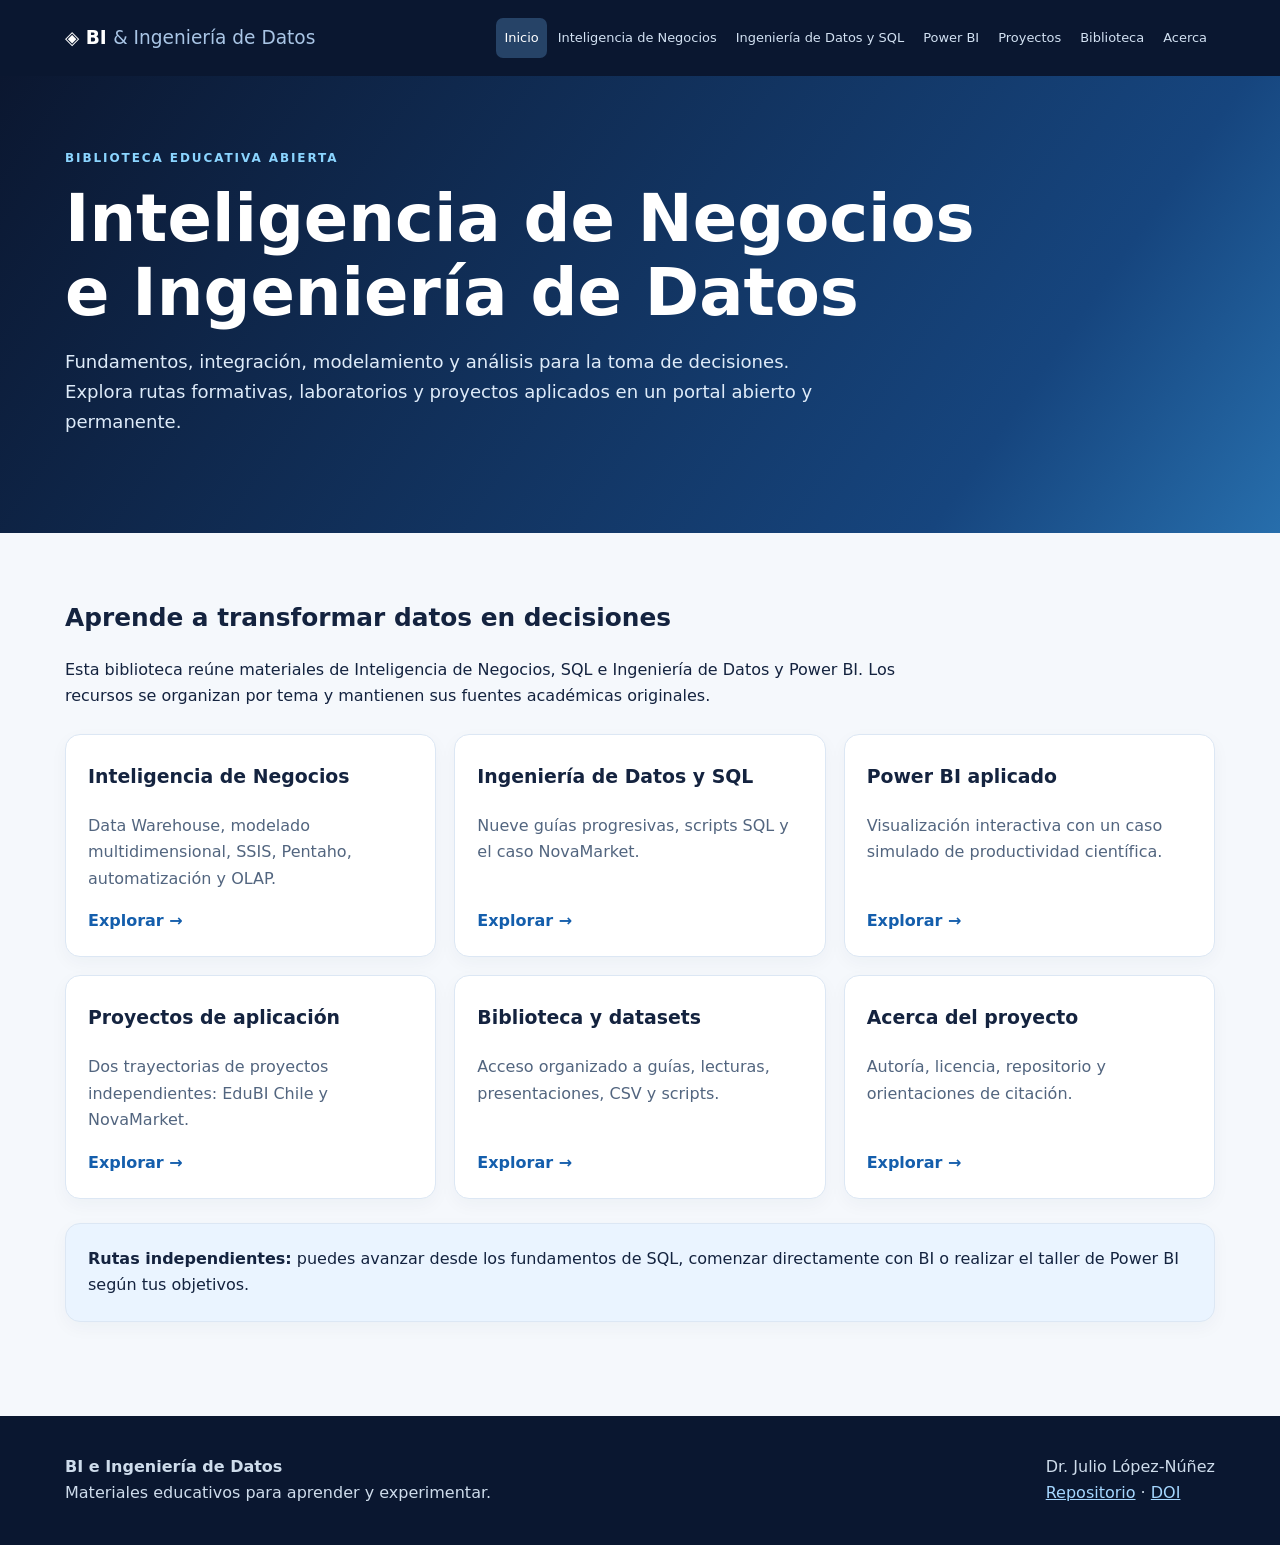
<file: docs/index.html>
<!doctype html>
<html lang="es"><head><meta charset="utf-8"><meta name="viewport" content="width=device-width,initial-scale=1"><meta name="description" content="Portal educativo abierto de Inteligencia de Negocios, Ingeniería de Datos, SQL, ETL, OLAP y Power BI."><title>Inteligencia de Negocios e Ingeniería de Datos | BI e Ingeniería de Datos</title><link rel="stylesheet" href="assets/css/styles.css"></head>
<body><a class="skip" href="#contenido">Saltar al contenido</a><header class="top"><div class="wrap navrow"><a class="brand" href="index.html">◈ BI <span>& Ingeniería de Datos</span></a><button id="menu" aria-controls="nav" aria-expanded="false">Menú ☰</button><nav id="nav" aria-label="Navegación principal"><a aria-current="page" href="index.html">Inicio</a><a  href="inteligencia-negocios.html">Inteligencia de Negocios</a><a  href="ingenieria-datos-sql.html">Ingeniería de Datos y SQL</a><a  href="power-bi.html">Power BI</a><a  href="proyectos.html">Proyectos</a><a  href="biblioteca.html">Biblioteca</a><a  href="acerca.html">Acerca</a></nav></div></header><main id="contenido"><section class="hero"><div class="wrap"><span class="eyebrow">BIBLIOTECA EDUCATIVA ABIERTA</span><h1>Inteligencia de Negocios e Ingeniería de Datos</h1><p>Fundamentos, integración, modelamiento y análisis para la toma de decisiones. Explora rutas formativas, laboratorios y proyectos aplicados en un portal abierto y permanente.</p></div></section><div class="wrap content"><section class="intro"><h2>Aprende a transformar datos en decisiones</h2><p>Esta biblioteca reúne materiales de Inteligencia de Negocios, SQL e Ingeniería de Datos y Power BI. Los recursos se organizan por tema y mantienen sus fuentes académicas originales.</p></section><div class="cards"><article class="card"><h3>Inteligencia de Negocios</h3><p>Data Warehouse, modelado multidimensional, SSIS, Pentaho, automatización y OLAP.</p><a href="inteligencia-negocios.html">Explorar →</a></article><article class="card"><h3>Ingeniería de Datos y SQL</h3><p>Nueve guías progresivas, scripts SQL y el caso NovaMarket.</p><a href="ingenieria-datos-sql.html">Explorar →</a></article><article class="card"><h3>Power BI aplicado</h3><p>Visualización interactiva con un caso simulado de productividad científica.</p><a href="power-bi.html">Explorar →</a></article><article class="card"><h3>Proyectos de aplicación</h3><p>Dos trayectorias de proyectos independientes: EduBI Chile y NovaMarket.</p><a href="proyectos.html">Explorar →</a></article><article class="card"><h3>Biblioteca y datasets</h3><p>Acceso organizado a guías, lecturas, presentaciones, CSV y scripts.</p><a href="biblioteca.html">Explorar →</a></article><article class="card"><h3>Acerca del proyecto</h3><p>Autoría, licencia, repositorio y orientaciones de citación.</p><a href="acerca.html">Explorar →</a></article></div><div class="note"><strong>Rutas independientes:</strong> puedes avanzar desde los fundamentos de SQL, comenzar directamente con BI o realizar el taller de Power BI según tus objetivos.</div></div></main><footer><div class="wrap foot"><p><b>BI e Ingeniería de Datos</b><br>Materiales educativos para aprender y experimentar.</p><p>Dr. Julio López-Núñez<br><a href="https://github.com/juliopez/Taller-Inteligencia-de-Negocios-BI">Repositorio</a> · <a href="https://doi.org/10.5281/zenodo.18967207">DOI</a></p></div></footer><script defer src="assets/js/main.js"></script></body></html>
</file>
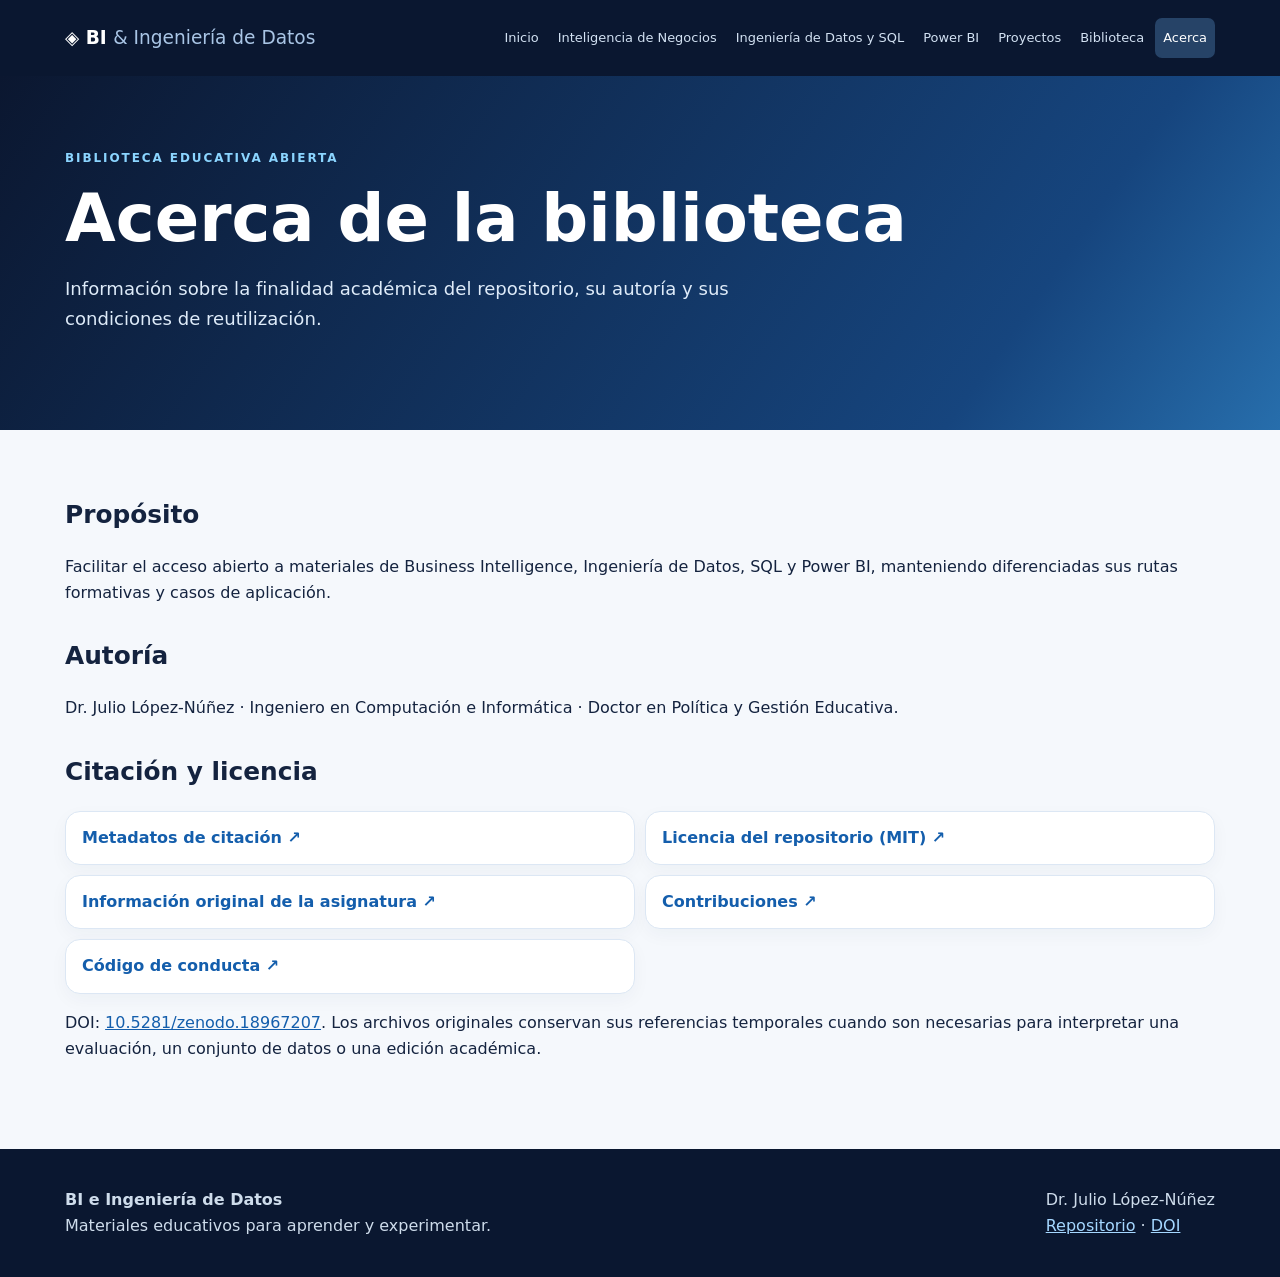
<file: docs/acerca.html>
<!doctype html>
<html lang="es"><head><meta charset="utf-8"><meta name="viewport" content="width=device-width,initial-scale=1"><meta name="description" content="Portal educativo abierto de Inteligencia de Negocios, Ingeniería de Datos, SQL, ETL, OLAP y Power BI."><title>Acerca de la biblioteca | BI e Ingeniería de Datos</title><link rel="stylesheet" href="assets/css/styles.css"></head>
<body><a class="skip" href="#contenido">Saltar al contenido</a><header class="top"><div class="wrap navrow"><a class="brand" href="index.html">◈ BI <span>& Ingeniería de Datos</span></a><button id="menu" aria-controls="nav" aria-expanded="false">Menú ☰</button><nav id="nav" aria-label="Navegación principal"><a  href="index.html">Inicio</a><a  href="inteligencia-negocios.html">Inteligencia de Negocios</a><a  href="ingenieria-datos-sql.html">Ingeniería de Datos y SQL</a><a  href="power-bi.html">Power BI</a><a  href="proyectos.html">Proyectos</a><a  href="biblioteca.html">Biblioteca</a><a aria-current="page" href="acerca.html">Acerca</a></nav></div></header><main id="contenido"><section class="hero"><div class="wrap"><span class="eyebrow">BIBLIOTECA EDUCATIVA ABIERTA</span><h1>Acerca de la biblioteca</h1><p>Información sobre la finalidad académica del repositorio, su autoría y sus condiciones de reutilización.</p></div></section><div class="wrap content"><h2>Propósito</h2><p>Facilitar el acceso abierto a materiales de Business Intelligence, Ingeniería de Datos, SQL y Power BI, manteniendo diferenciadas sus rutas formativas y casos de aplicación.</p><h2>Autoría</h2><p>Dr. Julio López-Núñez · Ingeniero en Computación e Informática · Doctor en Política y Gestión Educativa.</p><h2>Citación y licencia</h2><div class="resources"><div class="res"><a href="https://github.com/juliopez/Taller-Inteligencia-de-Negocios-BI/blob/main/CITATION.cff" target="_blank" rel="noopener noreferrer">Metadatos de citación ↗</a></div><div class="res"><a href="https://github.com/juliopez/Taller-Inteligencia-de-Negocios-BI/blob/main/LICENSE" target="_blank" rel="noopener noreferrer">Licencia del repositorio (MIT) ↗</a></div><div class="res"><a href="https://github.com/juliopez/Taller-Inteligencia-de-Negocios-BI/blob/main/COURSE_INFO.md" target="_blank" rel="noopener noreferrer">Información original de la asignatura ↗</a></div><div class="res"><a href="https://github.com/juliopez/Taller-Inteligencia-de-Negocios-BI/blob/main/CONTRIBUTING.md" target="_blank" rel="noopener noreferrer">Contribuciones ↗</a></div><div class="res"><a href="https://github.com/juliopez/Taller-Inteligencia-de-Negocios-BI/blob/main/CODE_OF_CONDUCT.md" target="_blank" rel="noopener noreferrer">Código de conducta ↗</a></div></div><p>DOI: <a href="https://doi.org/10.5281/zenodo.18967207">10.5281/zenodo.18967207</a>. Los archivos originales conservan sus referencias temporales cuando son necesarias para interpretar una evaluación, un conjunto de datos o una edición académica.</p></div></main><footer><div class="wrap foot"><p><b>BI e Ingeniería de Datos</b><br>Materiales educativos para aprender y experimentar.</p><p>Dr. Julio López-Núñez<br><a href="https://github.com/juliopez/Taller-Inteligencia-de-Negocios-BI">Repositorio</a> · <a href="https://doi.org/10.5281/zenodo.18967207">DOI</a></p></div></footer><script defer src="assets/js/main.js"></script></body></html>
</file>
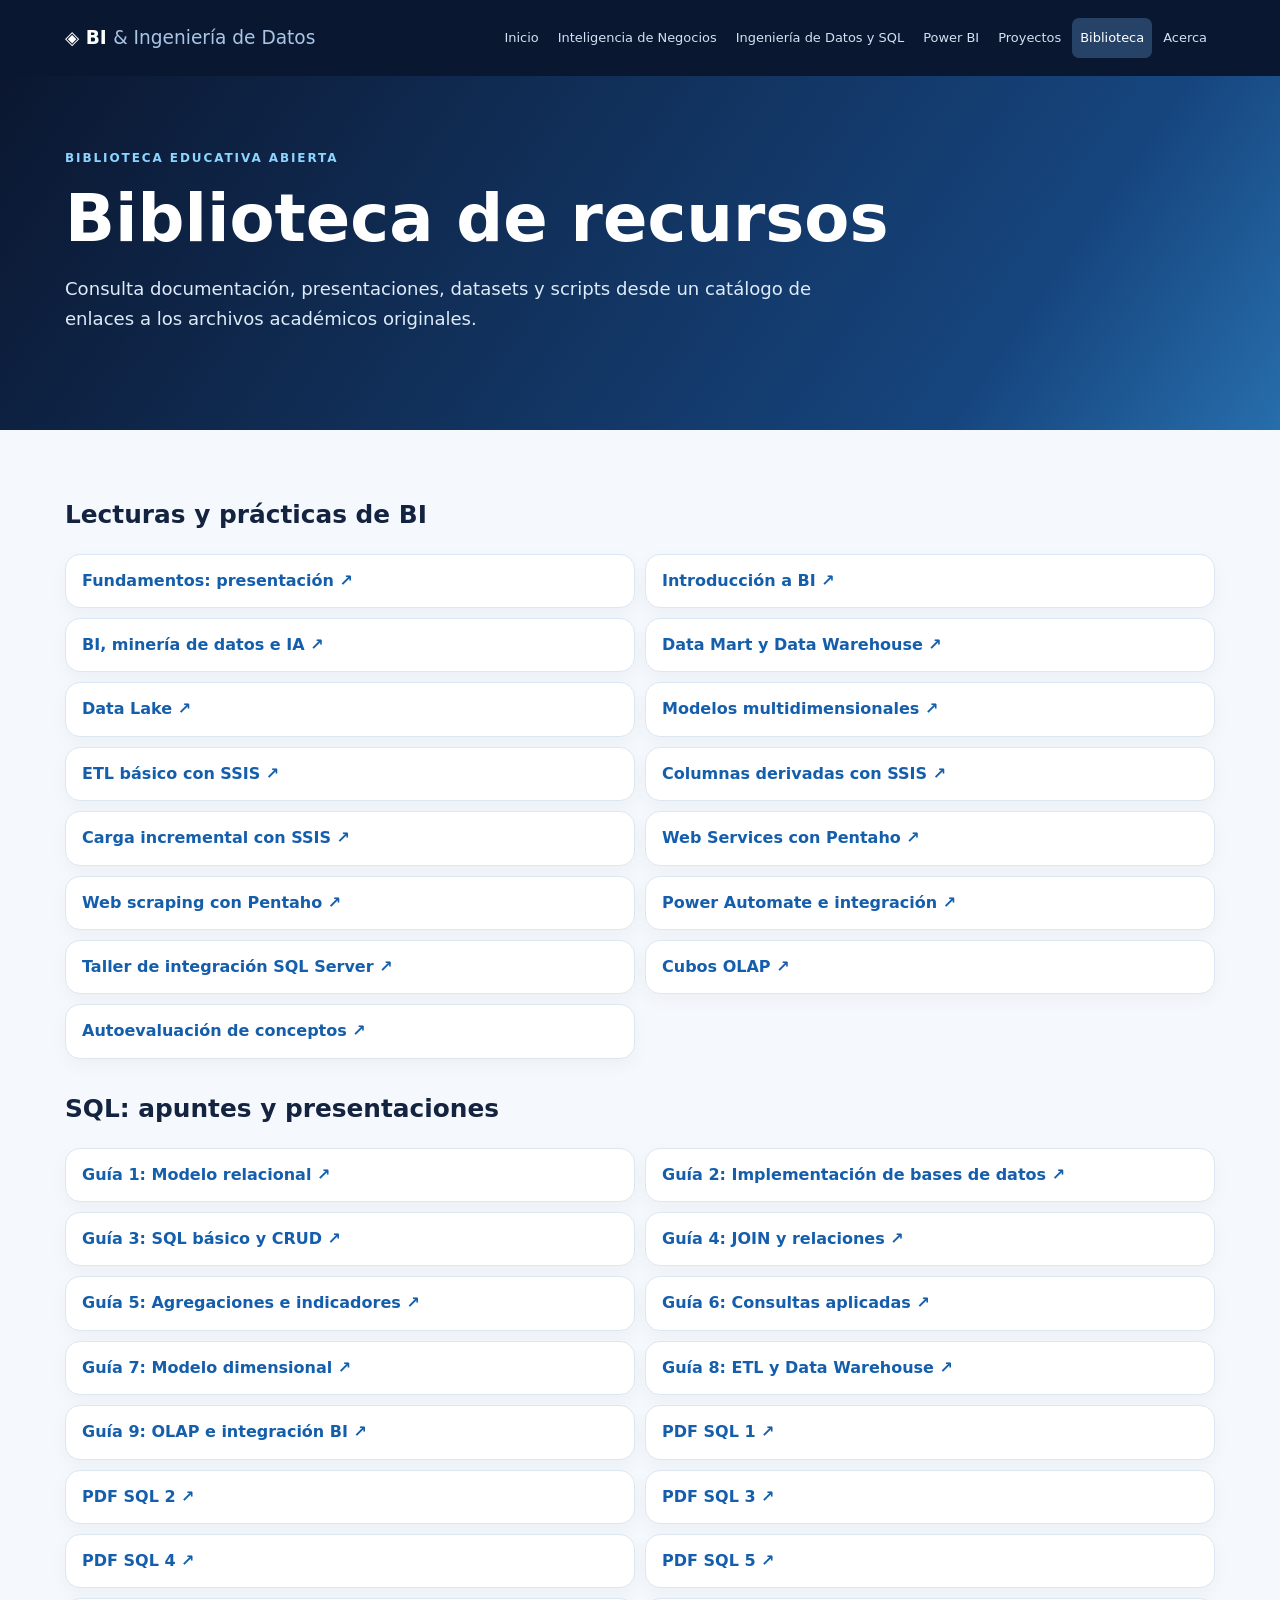
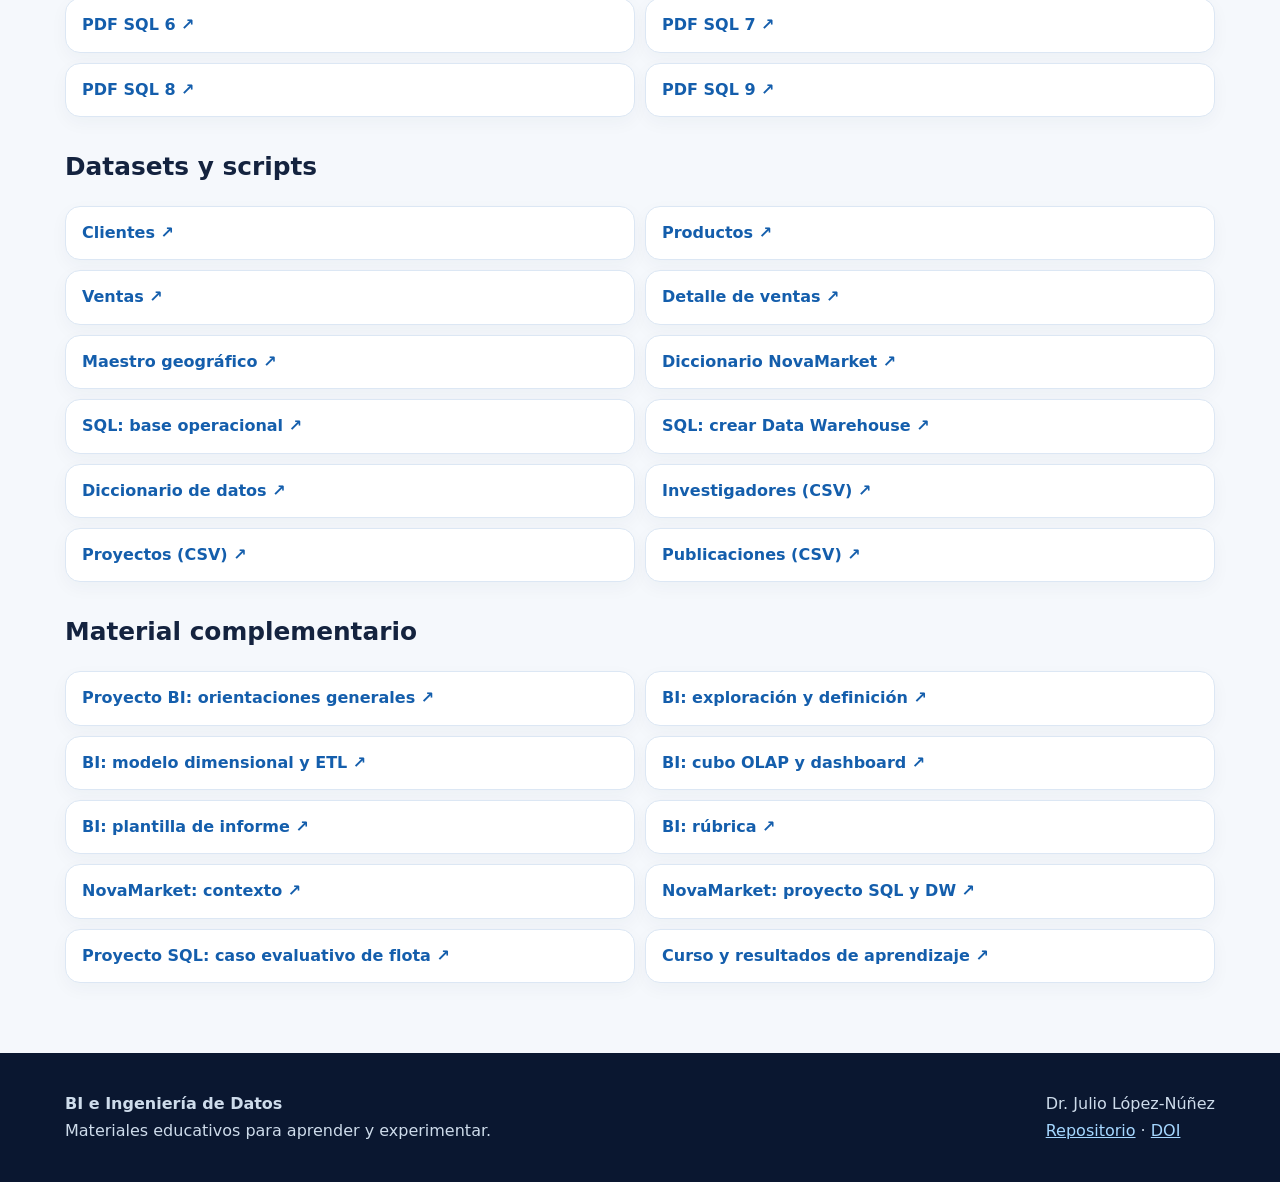
<file: docs/biblioteca.html>
<!doctype html>
<html lang="es"><head><meta charset="utf-8"><meta name="viewport" content="width=device-width,initial-scale=1"><meta name="description" content="Portal educativo abierto de Inteligencia de Negocios, Ingeniería de Datos, SQL, ETL, OLAP y Power BI."><title>Biblioteca de recursos | BI e Ingeniería de Datos</title><link rel="stylesheet" href="assets/css/styles.css"></head>
<body><a class="skip" href="#contenido">Saltar al contenido</a><header class="top"><div class="wrap navrow"><a class="brand" href="index.html">◈ BI <span>& Ingeniería de Datos</span></a><button id="menu" aria-controls="nav" aria-expanded="false">Menú ☰</button><nav id="nav" aria-label="Navegación principal"><a  href="index.html">Inicio</a><a  href="inteligencia-negocios.html">Inteligencia de Negocios</a><a  href="ingenieria-datos-sql.html">Ingeniería de Datos y SQL</a><a  href="power-bi.html">Power BI</a><a  href="proyectos.html">Proyectos</a><a aria-current="page" href="biblioteca.html">Biblioteca</a><a  href="acerca.html">Acerca</a></nav></div></header><main id="contenido"><section class="hero"><div class="wrap"><span class="eyebrow">BIBLIOTECA EDUCATIVA ABIERTA</span><h1>Biblioteca de recursos</h1><p>Consulta documentación, presentaciones, datasets y scripts desde un catálogo de enlaces a los archivos académicos originales.</p></div></section><div class="wrap content"><h2>Lecturas y prácticas de BI</h2><div class="resources"><div class="res"><a href="https://github.com/juliopez/Taller-Inteligencia-de-Negocios-BI/blob/main/sesiones/semana01/Semana1_PPT.pdf" target="_blank" rel="noopener noreferrer">Fundamentos: presentación ↗</a></div><div class="res"><a href="https://github.com/juliopez/Taller-Inteligencia-de-Negocios-BI/blob/main/sesiones/semana01/Texto1-Semana1_Comprendiendo_la_Inteligencia_de_Negocios.pdf" target="_blank" rel="noopener noreferrer">Introducción a BI ↗</a></div><div class="res"><a href="https://github.com/juliopez/Taller-Inteligencia-de-Negocios-BI/blob/main/sesiones/semana01/Texto2-Semana1_Diferencias-ML-Mineria-Datos-IA-Inteligencia-Negocios.pdf" target="_blank" rel="noopener noreferrer">BI, minería de datos e IA ↗</a></div><div class="res"><a href="https://github.com/juliopez/Taller-Inteligencia-de-Negocios-BI/blob/main/sesiones/semana02/Texto%202%20-%20Semana%202%20-%20Explorando%20el%20DataMart%20y%20el%20DataWarehouse.pdf" target="_blank" rel="noopener noreferrer">Data Mart y Data Warehouse ↗</a></div><div class="res"><a href="https://github.com/juliopez/Taller-Inteligencia-de-Negocios-BI/blob/main/sesiones/semana02/Texto%203%20-%20Semana%202%20-%20DataLake.pdf" target="_blank" rel="noopener noreferrer">Data Lake ↗</a></div><div class="res"><a href="https://github.com/juliopez/Taller-Inteligencia-de-Negocios-BI/blob/main/sesiones/semana03/Texto%201%20-%20Semana%203%20-%20Modelos%20Multidimensionales.pdf" target="_blank" rel="noopener noreferrer">Modelos multidimensionales ↗</a></div><div class="res"><a href="https://github.com/juliopez/Taller-Inteligencia-de-Negocios-BI/blob/main/sesiones/semana04/README.md" target="_blank" rel="noopener noreferrer">ETL básico con SSIS ↗</a></div><div class="res"><a href="https://github.com/juliopez/Taller-Inteligencia-de-Negocios-BI/blob/main/sesiones/semana05/README.md" target="_blank" rel="noopener noreferrer">Columnas derivadas con SSIS ↗</a></div><div class="res"><a href="https://github.com/juliopez/Taller-Inteligencia-de-Negocios-BI/blob/main/sesiones/semana06/README.md" target="_blank" rel="noopener noreferrer">Carga incremental con SSIS ↗</a></div><div class="res"><a href="https://github.com/juliopez/Taller-Inteligencia-de-Negocios-BI/blob/main/sesiones/semana07/README.md" target="_blank" rel="noopener noreferrer">Web Services con Pentaho ↗</a></div><div class="res"><a href="https://github.com/juliopez/Taller-Inteligencia-de-Negocios-BI/blob/main/sesiones/semana08/README.md" target="_blank" rel="noopener noreferrer">Web scraping con Pentaho ↗</a></div><div class="res"><a href="https://github.com/juliopez/Taller-Inteligencia-de-Negocios-BI/blob/main/sesiones/semana09/README.md" target="_blank" rel="noopener noreferrer">Power Automate e integración ↗</a></div><div class="res"><a href="https://github.com/juliopez/Taller-Inteligencia-de-Negocios-BI/blob/main/sesiones/semana10_Taller_1/README.md" target="_blank" rel="noopener noreferrer">Taller de integración SQL Server ↗</a></div><div class="res"><a href="https://github.com/juliopez/Taller-Inteligencia-de-Negocios-BI/blob/main/sesiones/semana12/README.md" target="_blank" rel="noopener noreferrer">Cubos OLAP ↗</a></div><div class="res"><a href="https://github.com/juliopez/Taller-Inteligencia-de-Negocios-BI/blob/main/sesiones/semana17/README.md" target="_blank" rel="noopener noreferrer">Autoevaluación de conceptos ↗</a></div></div><h2>SQL: apuntes y presentaciones</h2><div class="resources"><div class="res"><a href="https://github.com/juliopez/Taller-Inteligencia-de-Negocios-BI/blob/main/Fundamentos-SQL/material_docente/Sesion_01.md" target="_blank" rel="noopener noreferrer">Guía 1: Modelo relacional ↗</a></div><div class="res"><a href="https://github.com/juliopez/Taller-Inteligencia-de-Negocios-BI/blob/main/Fundamentos-SQL/material_docente/Sesion_02.md" target="_blank" rel="noopener noreferrer">Guía 2: Implementación de bases de datos ↗</a></div><div class="res"><a href="https://github.com/juliopez/Taller-Inteligencia-de-Negocios-BI/blob/main/Fundamentos-SQL/material_docente/Sesion_03.md" target="_blank" rel="noopener noreferrer">Guía 3: SQL básico y CRUD ↗</a></div><div class="res"><a href="https://github.com/juliopez/Taller-Inteligencia-de-Negocios-BI/blob/main/Fundamentos-SQL/material_docente/Sesion_04.md" target="_blank" rel="noopener noreferrer">Guía 4: JOIN y relaciones ↗</a></div><div class="res"><a href="https://github.com/juliopez/Taller-Inteligencia-de-Negocios-BI/blob/main/Fundamentos-SQL/material_docente/Sesion_05.md" target="_blank" rel="noopener noreferrer">Guía 5: Agregaciones e indicadores ↗</a></div><div class="res"><a href="https://github.com/juliopez/Taller-Inteligencia-de-Negocios-BI/blob/main/Fundamentos-SQL/material_docente/Sesion_06.md" target="_blank" rel="noopener noreferrer">Guía 6: Consultas aplicadas ↗</a></div><div class="res"><a href="https://github.com/juliopez/Taller-Inteligencia-de-Negocios-BI/blob/main/Fundamentos-SQL/material_docente/Sesion_07.md" target="_blank" rel="noopener noreferrer">Guía 7: Modelo dimensional ↗</a></div><div class="res"><a href="https://github.com/juliopez/Taller-Inteligencia-de-Negocios-BI/blob/main/Fundamentos-SQL/material_docente/Sesion_08.md" target="_blank" rel="noopener noreferrer">Guía 8: ETL y Data Warehouse ↗</a></div><div class="res"><a href="https://github.com/juliopez/Taller-Inteligencia-de-Negocios-BI/blob/main/Fundamentos-SQL/material_docente/Sesion_09.md" target="_blank" rel="noopener noreferrer">Guía 9: OLAP e integración BI ↗</a></div><div class="res"><a href="https://github.com/juliopez/Taller-Inteligencia-de-Negocios-BI/blob/main/Fundamentos-SQL/material_docente/ppt/Semana_01.pdf" target="_blank" rel="noopener noreferrer">PDF SQL 1 ↗</a></div><div class="res"><a href="https://github.com/juliopez/Taller-Inteligencia-de-Negocios-BI/blob/main/Fundamentos-SQL/material_docente/ppt/Semana_02.pdf" target="_blank" rel="noopener noreferrer">PDF SQL 2 ↗</a></div><div class="res"><a href="https://github.com/juliopez/Taller-Inteligencia-de-Negocios-BI/blob/main/Fundamentos-SQL/material_docente/ppt/Semana_03.pdf" target="_blank" rel="noopener noreferrer">PDF SQL 3 ↗</a></div><div class="res"><a href="https://github.com/juliopez/Taller-Inteligencia-de-Negocios-BI/blob/main/Fundamentos-SQL/material_docente/ppt/Semana_04.pdf" target="_blank" rel="noopener noreferrer">PDF SQL 4 ↗</a></div><div class="res"><a href="https://github.com/juliopez/Taller-Inteligencia-de-Negocios-BI/blob/main/Fundamentos-SQL/material_docente/ppt/Semana_05.pdf" target="_blank" rel="noopener noreferrer">PDF SQL 5 ↗</a></div><div class="res"><a href="https://github.com/juliopez/Taller-Inteligencia-de-Negocios-BI/blob/main/Fundamentos-SQL/material_docente/ppt/Semana_06.pdf" target="_blank" rel="noopener noreferrer">PDF SQL 6 ↗</a></div><div class="res"><a href="https://github.com/juliopez/Taller-Inteligencia-de-Negocios-BI/blob/main/Fundamentos-SQL/material_docente/ppt/Semana_07.pdf" target="_blank" rel="noopener noreferrer">PDF SQL 7 ↗</a></div><div class="res"><a href="https://github.com/juliopez/Taller-Inteligencia-de-Negocios-BI/blob/main/Fundamentos-SQL/material_docente/ppt/Semana_08.pdf" target="_blank" rel="noopener noreferrer">PDF SQL 8 ↗</a></div><div class="res"><a href="https://github.com/juliopez/Taller-Inteligencia-de-Negocios-BI/blob/main/Fundamentos-SQL/material_docente/ppt/Semana_09.pdf" target="_blank" rel="noopener noreferrer">PDF SQL 9 ↗</a></div></div><h2>Datasets y scripts</h2><div class="resources"><div class="res"><a href="https://github.com/juliopez/Taller-Inteligencia-de-Negocios-BI/blob/main/Fundamentos-SQL/dataset/clientes.csv" target="_blank" rel="noopener noreferrer">Clientes ↗</a></div><div class="res"><a href="https://github.com/juliopez/Taller-Inteligencia-de-Negocios-BI/blob/main/Fundamentos-SQL/dataset/productos.csv" target="_blank" rel="noopener noreferrer">Productos ↗</a></div><div class="res"><a href="https://github.com/juliopez/Taller-Inteligencia-de-Negocios-BI/blob/main/Fundamentos-SQL/dataset/ventas.csv" target="_blank" rel="noopener noreferrer">Ventas ↗</a></div><div class="res"><a href="https://github.com/juliopez/Taller-Inteligencia-de-Negocios-BI/blob/main/Fundamentos-SQL/dataset/detalle_ventas.csv" target="_blank" rel="noopener noreferrer">Detalle de ventas ↗</a></div><div class="res"><a href="https://github.com/juliopez/Taller-Inteligencia-de-Negocios-BI/blob/main/Fundamentos-SQL/dataset/maestro_geografico.csv" target="_blank" rel="noopener noreferrer">Maestro geográfico ↗</a></div><div class="res"><a href="https://github.com/juliopez/Taller-Inteligencia-de-Negocios-BI/blob/main/Fundamentos-SQL/scripts/Diccionario_Datos_NovaMarket.md" target="_blank" rel="noopener noreferrer">Diccionario NovaMarket ↗</a></div><div class="res"><a href="https://github.com/juliopez/Taller-Inteligencia-de-Negocios-BI/blob/main/Fundamentos-SQL/scripts/novamarket_completo.sql" target="_blank" rel="noopener noreferrer">SQL: base operacional ↗</a></div><div class="res"><a href="https://github.com/juliopez/Taller-Inteligencia-de-Negocios-BI/blob/main/Fundamentos-SQL/scripts/creacion_dw.sql" target="_blank" rel="noopener noreferrer">SQL: crear Data Warehouse ↗</a></div><div class="res"><a href="https://github.com/juliopez/Taller-Inteligencia-de-Negocios-BI/blob/main/Power_BI/Datos/README.md" target="_blank" rel="noopener noreferrer">Diccionario de datos ↗</a></div><div class="res"><a href="https://github.com/juliopez/Taller-Inteligencia-de-Negocios-BI/blob/main/Power_BI/Datos/Investigadores.csv" target="_blank" rel="noopener noreferrer">Investigadores (CSV) ↗</a></div><div class="res"><a href="https://github.com/juliopez/Taller-Inteligencia-de-Negocios-BI/blob/main/Power_BI/Datos/Proyectos.csv" target="_blank" rel="noopener noreferrer">Proyectos (CSV) ↗</a></div><div class="res"><a href="https://github.com/juliopez/Taller-Inteligencia-de-Negocios-BI/blob/main/Power_BI/Datos/Publicaciones.csv" target="_blank" rel="noopener noreferrer">Publicaciones (CSV) ↗</a></div></div><h2>Material complementario</h2><div class="resources"><div class="res"><a href="https://github.com/juliopez/Taller-Inteligencia-de-Negocios-BI/blob/main/proyecto/Proyecto_Definiciones.pdf" target="_blank" rel="noopener noreferrer">Proyecto BI: orientaciones generales ↗</a></div><div class="res"><a href="https://github.com/juliopez/Taller-Inteligencia-de-Negocios-BI/blob/main/proyecto/Orientaciones_Primera_Entrega.md" target="_blank" rel="noopener noreferrer">BI: exploración y definición ↗</a></div><div class="res"><a href="https://github.com/juliopez/Taller-Inteligencia-de-Negocios-BI/blob/main/proyecto/Orientaciones_Segunda_Entrega.md" target="_blank" rel="noopener noreferrer">BI: modelo dimensional y ETL ↗</a></div><div class="res"><a href="https://github.com/juliopez/Taller-Inteligencia-de-Negocios-BI/blob/main/proyecto/Orientaciones_Tercera_Entrega.md" target="_blank" rel="noopener noreferrer">BI: cubo OLAP y dashboard ↗</a></div><div class="res"><a href="https://github.com/juliopez/Taller-Inteligencia-de-Negocios-BI/blob/main/proyecto/Anexo1_Plantilla_de_informe.pdf" target="_blank" rel="noopener noreferrer">BI: plantilla de informe ↗</a></div><div class="res"><a href="https://github.com/juliopez/Taller-Inteligencia-de-Negocios-BI/blob/main/proyecto/Anexo3_Rubrica_de_evaluacion.pdf" target="_blank" rel="noopener noreferrer">BI: rúbrica ↗</a></div><div class="res"><a href="https://github.com/juliopez/Taller-Inteligencia-de-Negocios-BI/blob/main/Fundamentos-SQL/proyecto/contexto_caso_novamarket.md" target="_blank" rel="noopener noreferrer">NovaMarket: contexto ↗</a></div><div class="res"><a href="https://github.com/juliopez/Taller-Inteligencia-de-Negocios-BI/blob/main/Fundamentos-SQL/proyecto/README.md" target="_blank" rel="noopener noreferrer">NovaMarket: proyecto SQL y DW ↗</a></div><div class="res"><a href="https://github.com/juliopez/Taller-Inteligencia-de-Negocios-BI/blob/main/Fundamentos-SQL/Examen/README.md" target="_blank" rel="noopener noreferrer">Proyecto SQL: caso evaluativo de flota ↗</a></div><div class="res"><a href="https://github.com/juliopez/Taller-Inteligencia-de-Negocios-BI/blob/main/COURSE_INFO.md" target="_blank" rel="noopener noreferrer">Curso y resultados de aprendizaje ↗</a></div></div></div></main><footer><div class="wrap foot"><p><b>BI e Ingeniería de Datos</b><br>Materiales educativos para aprender y experimentar.</p><p>Dr. Julio López-Núñez<br><a href="https://github.com/juliopez/Taller-Inteligencia-de-Negocios-BI">Repositorio</a> · <a href="https://doi.org/10.5281/zenodo.18967207">DOI</a></p></div></footer><script defer src="assets/js/main.js"></script></body></html>
</file>
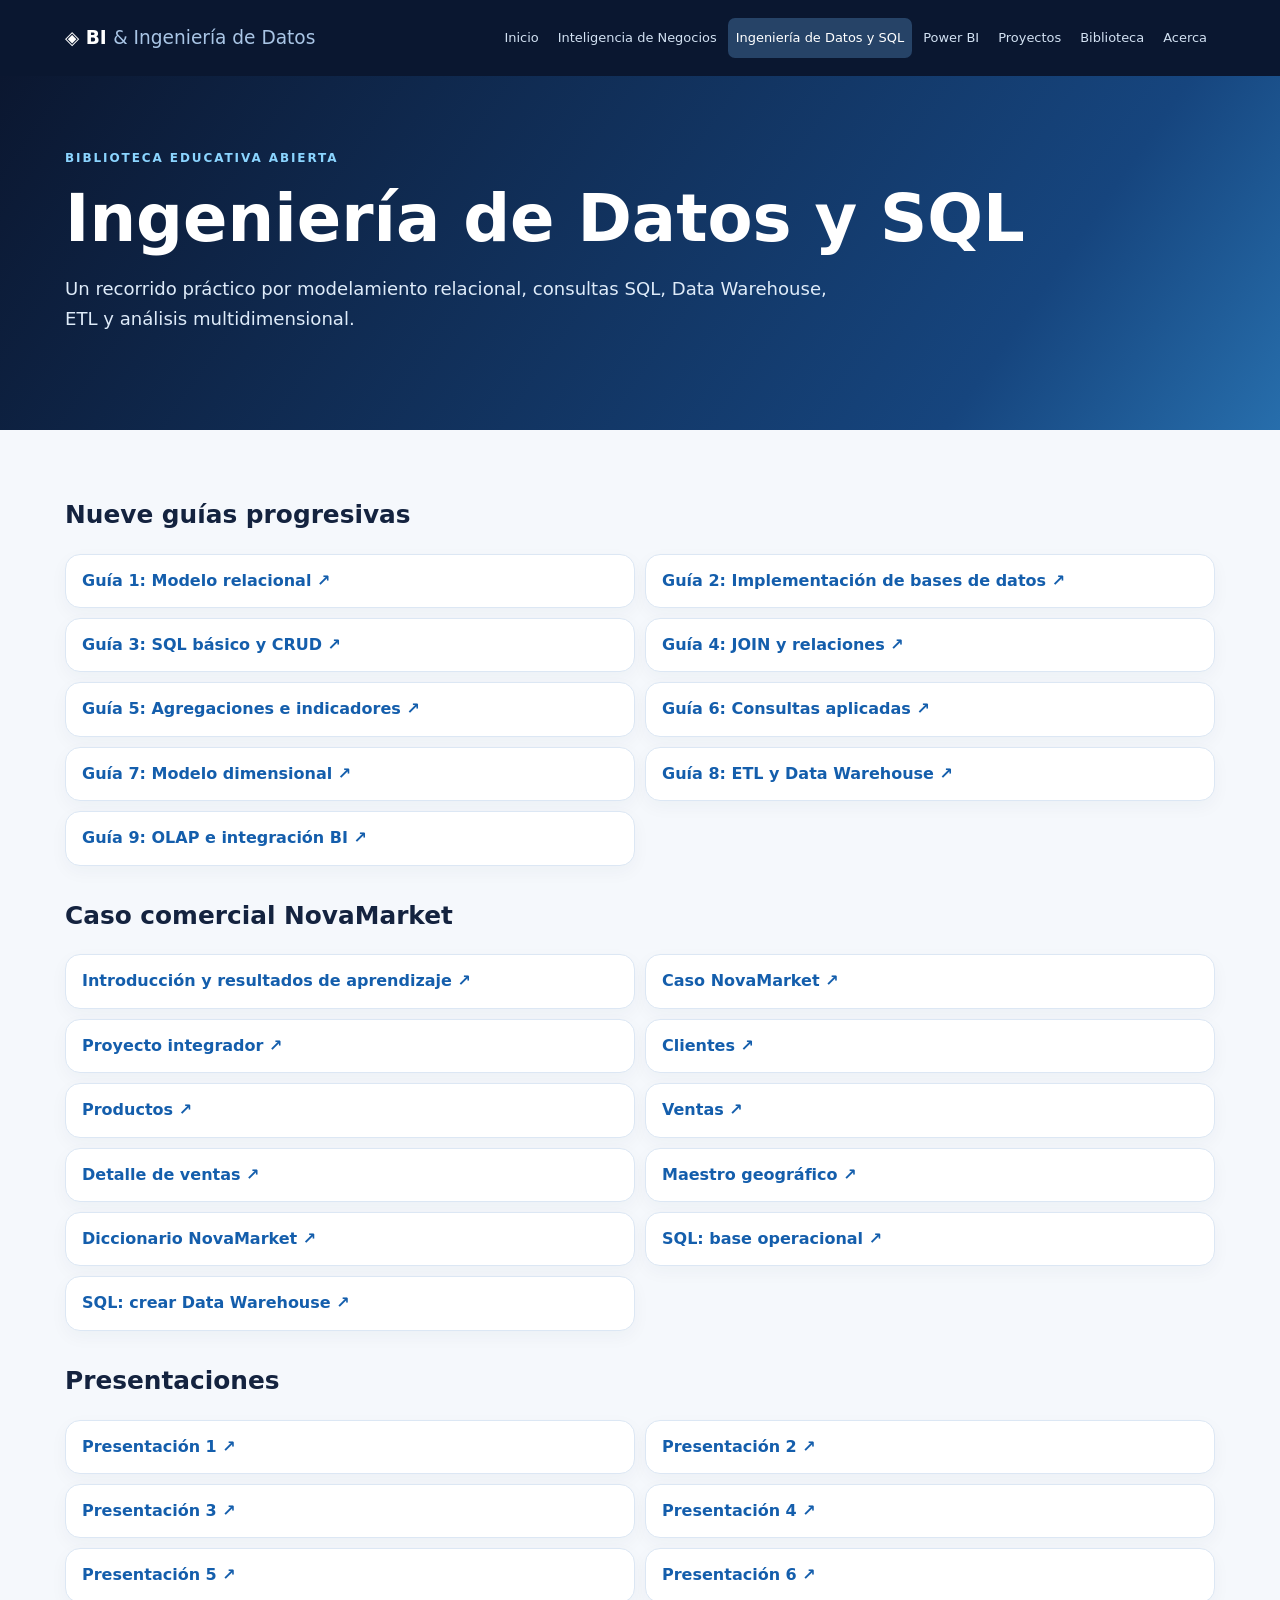
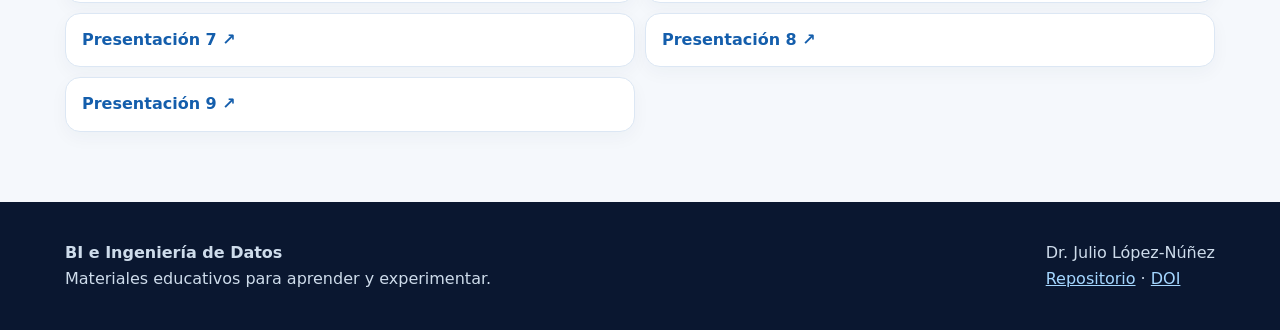
<file: docs/ingenieria-datos-sql.html>
<!doctype html>
<html lang="es"><head><meta charset="utf-8"><meta name="viewport" content="width=device-width,initial-scale=1"><meta name="description" content="Portal educativo abierto de Inteligencia de Negocios, Ingeniería de Datos, SQL, ETL, OLAP y Power BI."><title>Ingeniería de Datos y SQL | BI e Ingeniería de Datos</title><link rel="stylesheet" href="assets/css/styles.css"></head>
<body><a class="skip" href="#contenido">Saltar al contenido</a><header class="top"><div class="wrap navrow"><a class="brand" href="index.html">◈ BI <span>& Ingeniería de Datos</span></a><button id="menu" aria-controls="nav" aria-expanded="false">Menú ☰</button><nav id="nav" aria-label="Navegación principal"><a  href="index.html">Inicio</a><a  href="inteligencia-negocios.html">Inteligencia de Negocios</a><a aria-current="page" href="ingenieria-datos-sql.html">Ingeniería de Datos y SQL</a><a  href="power-bi.html">Power BI</a><a  href="proyectos.html">Proyectos</a><a  href="biblioteca.html">Biblioteca</a><a  href="acerca.html">Acerca</a></nav></div></header><main id="contenido"><section class="hero"><div class="wrap"><span class="eyebrow">BIBLIOTECA EDUCATIVA ABIERTA</span><h1>Ingeniería de Datos y SQL</h1><p>Un recorrido práctico por modelamiento relacional, consultas SQL, Data Warehouse, ETL y análisis multidimensional.</p></div></section><div class="wrap content"><h2>Nueve guías progresivas</h2><div class="resources"><div class="res"><a href="https://github.com/juliopez/Taller-Inteligencia-de-Negocios-BI/blob/main/Fundamentos-SQL/material_docente/Sesion_01.md" target="_blank" rel="noopener noreferrer">Guía 1: Modelo relacional ↗</a></div><div class="res"><a href="https://github.com/juliopez/Taller-Inteligencia-de-Negocios-BI/blob/main/Fundamentos-SQL/material_docente/Sesion_02.md" target="_blank" rel="noopener noreferrer">Guía 2: Implementación de bases de datos ↗</a></div><div class="res"><a href="https://github.com/juliopez/Taller-Inteligencia-de-Negocios-BI/blob/main/Fundamentos-SQL/material_docente/Sesion_03.md" target="_blank" rel="noopener noreferrer">Guía 3: SQL básico y CRUD ↗</a></div><div class="res"><a href="https://github.com/juliopez/Taller-Inteligencia-de-Negocios-BI/blob/main/Fundamentos-SQL/material_docente/Sesion_04.md" target="_blank" rel="noopener noreferrer">Guía 4: JOIN y relaciones ↗</a></div><div class="res"><a href="https://github.com/juliopez/Taller-Inteligencia-de-Negocios-BI/blob/main/Fundamentos-SQL/material_docente/Sesion_05.md" target="_blank" rel="noopener noreferrer">Guía 5: Agregaciones e indicadores ↗</a></div><div class="res"><a href="https://github.com/juliopez/Taller-Inteligencia-de-Negocios-BI/blob/main/Fundamentos-SQL/material_docente/Sesion_06.md" target="_blank" rel="noopener noreferrer">Guía 6: Consultas aplicadas ↗</a></div><div class="res"><a href="https://github.com/juliopez/Taller-Inteligencia-de-Negocios-BI/blob/main/Fundamentos-SQL/material_docente/Sesion_07.md" target="_blank" rel="noopener noreferrer">Guía 7: Modelo dimensional ↗</a></div><div class="res"><a href="https://github.com/juliopez/Taller-Inteligencia-de-Negocios-BI/blob/main/Fundamentos-SQL/material_docente/Sesion_08.md" target="_blank" rel="noopener noreferrer">Guía 8: ETL y Data Warehouse ↗</a></div><div class="res"><a href="https://github.com/juliopez/Taller-Inteligencia-de-Negocios-BI/blob/main/Fundamentos-SQL/material_docente/Sesion_09.md" target="_blank" rel="noopener noreferrer">Guía 9: OLAP e integración BI ↗</a></div></div><h2>Caso comercial NovaMarket</h2><div class="resources"><div class="res"><a href="https://github.com/juliopez/Taller-Inteligencia-de-Negocios-BI/blob/main/Fundamentos-SQL/README.md" target="_blank" rel="noopener noreferrer">Introducción y resultados de aprendizaje ↗</a></div><div class="res"><a href="https://github.com/juliopez/Taller-Inteligencia-de-Negocios-BI/blob/main/Fundamentos-SQL/proyecto/contexto_caso_novamarket.md" target="_blank" rel="noopener noreferrer">Caso NovaMarket ↗</a></div><div class="res"><a href="https://github.com/juliopez/Taller-Inteligencia-de-Negocios-BI/blob/main/Fundamentos-SQL/proyecto/README.md" target="_blank" rel="noopener noreferrer">Proyecto integrador ↗</a></div><div class="res"><a href="https://github.com/juliopez/Taller-Inteligencia-de-Negocios-BI/blob/main/Fundamentos-SQL/dataset/clientes.csv" target="_blank" rel="noopener noreferrer">Clientes ↗</a></div><div class="res"><a href="https://github.com/juliopez/Taller-Inteligencia-de-Negocios-BI/blob/main/Fundamentos-SQL/dataset/productos.csv" target="_blank" rel="noopener noreferrer">Productos ↗</a></div><div class="res"><a href="https://github.com/juliopez/Taller-Inteligencia-de-Negocios-BI/blob/main/Fundamentos-SQL/dataset/ventas.csv" target="_blank" rel="noopener noreferrer">Ventas ↗</a></div><div class="res"><a href="https://github.com/juliopez/Taller-Inteligencia-de-Negocios-BI/blob/main/Fundamentos-SQL/dataset/detalle_ventas.csv" target="_blank" rel="noopener noreferrer">Detalle de ventas ↗</a></div><div class="res"><a href="https://github.com/juliopez/Taller-Inteligencia-de-Negocios-BI/blob/main/Fundamentos-SQL/dataset/maestro_geografico.csv" target="_blank" rel="noopener noreferrer">Maestro geográfico ↗</a></div><div class="res"><a href="https://github.com/juliopez/Taller-Inteligencia-de-Negocios-BI/blob/main/Fundamentos-SQL/scripts/Diccionario_Datos_NovaMarket.md" target="_blank" rel="noopener noreferrer">Diccionario NovaMarket ↗</a></div><div class="res"><a href="https://github.com/juliopez/Taller-Inteligencia-de-Negocios-BI/blob/main/Fundamentos-SQL/scripts/novamarket_completo.sql" target="_blank" rel="noopener noreferrer">SQL: base operacional ↗</a></div><div class="res"><a href="https://github.com/juliopez/Taller-Inteligencia-de-Negocios-BI/blob/main/Fundamentos-SQL/scripts/creacion_dw.sql" target="_blank" rel="noopener noreferrer">SQL: crear Data Warehouse ↗</a></div></div><h2>Presentaciones</h2><div class="resources"><div class="res"><a href="https://github.com/juliopez/Taller-Inteligencia-de-Negocios-BI/blob/main/Fundamentos-SQL/material_docente/ppt/Semana_01.pdf" target="_blank" rel="noopener noreferrer">Presentación 1 ↗</a></div><div class="res"><a href="https://github.com/juliopez/Taller-Inteligencia-de-Negocios-BI/blob/main/Fundamentos-SQL/material_docente/ppt/Semana_02.pdf" target="_blank" rel="noopener noreferrer">Presentación 2 ↗</a></div><div class="res"><a href="https://github.com/juliopez/Taller-Inteligencia-de-Negocios-BI/blob/main/Fundamentos-SQL/material_docente/ppt/Semana_03.pdf" target="_blank" rel="noopener noreferrer">Presentación 3 ↗</a></div><div class="res"><a href="https://github.com/juliopez/Taller-Inteligencia-de-Negocios-BI/blob/main/Fundamentos-SQL/material_docente/ppt/Semana_04.pdf" target="_blank" rel="noopener noreferrer">Presentación 4 ↗</a></div><div class="res"><a href="https://github.com/juliopez/Taller-Inteligencia-de-Negocios-BI/blob/main/Fundamentos-SQL/material_docente/ppt/Semana_05.pdf" target="_blank" rel="noopener noreferrer">Presentación 5 ↗</a></div><div class="res"><a href="https://github.com/juliopez/Taller-Inteligencia-de-Negocios-BI/blob/main/Fundamentos-SQL/material_docente/ppt/Semana_06.pdf" target="_blank" rel="noopener noreferrer">Presentación 6 ↗</a></div><div class="res"><a href="https://github.com/juliopez/Taller-Inteligencia-de-Negocios-BI/blob/main/Fundamentos-SQL/material_docente/ppt/Semana_07.pdf" target="_blank" rel="noopener noreferrer">Presentación 7 ↗</a></div><div class="res"><a href="https://github.com/juliopez/Taller-Inteligencia-de-Negocios-BI/blob/main/Fundamentos-SQL/material_docente/ppt/Semana_08.pdf" target="_blank" rel="noopener noreferrer">Presentación 8 ↗</a></div><div class="res"><a href="https://github.com/juliopez/Taller-Inteligencia-de-Negocios-BI/blob/main/Fundamentos-SQL/material_docente/ppt/Semana_09.pdf" target="_blank" rel="noopener noreferrer">Presentación 9 ↗</a></div></div></div></main><footer><div class="wrap foot"><p><b>BI e Ingeniería de Datos</b><br>Materiales educativos para aprender y experimentar.</p><p>Dr. Julio López-Núñez<br><a href="https://github.com/juliopez/Taller-Inteligencia-de-Negocios-BI">Repositorio</a> · <a href="https://doi.org/10.5281/zenodo.18967207">DOI</a></p></div></footer><script defer src="assets/js/main.js"></script></body></html>
</file>
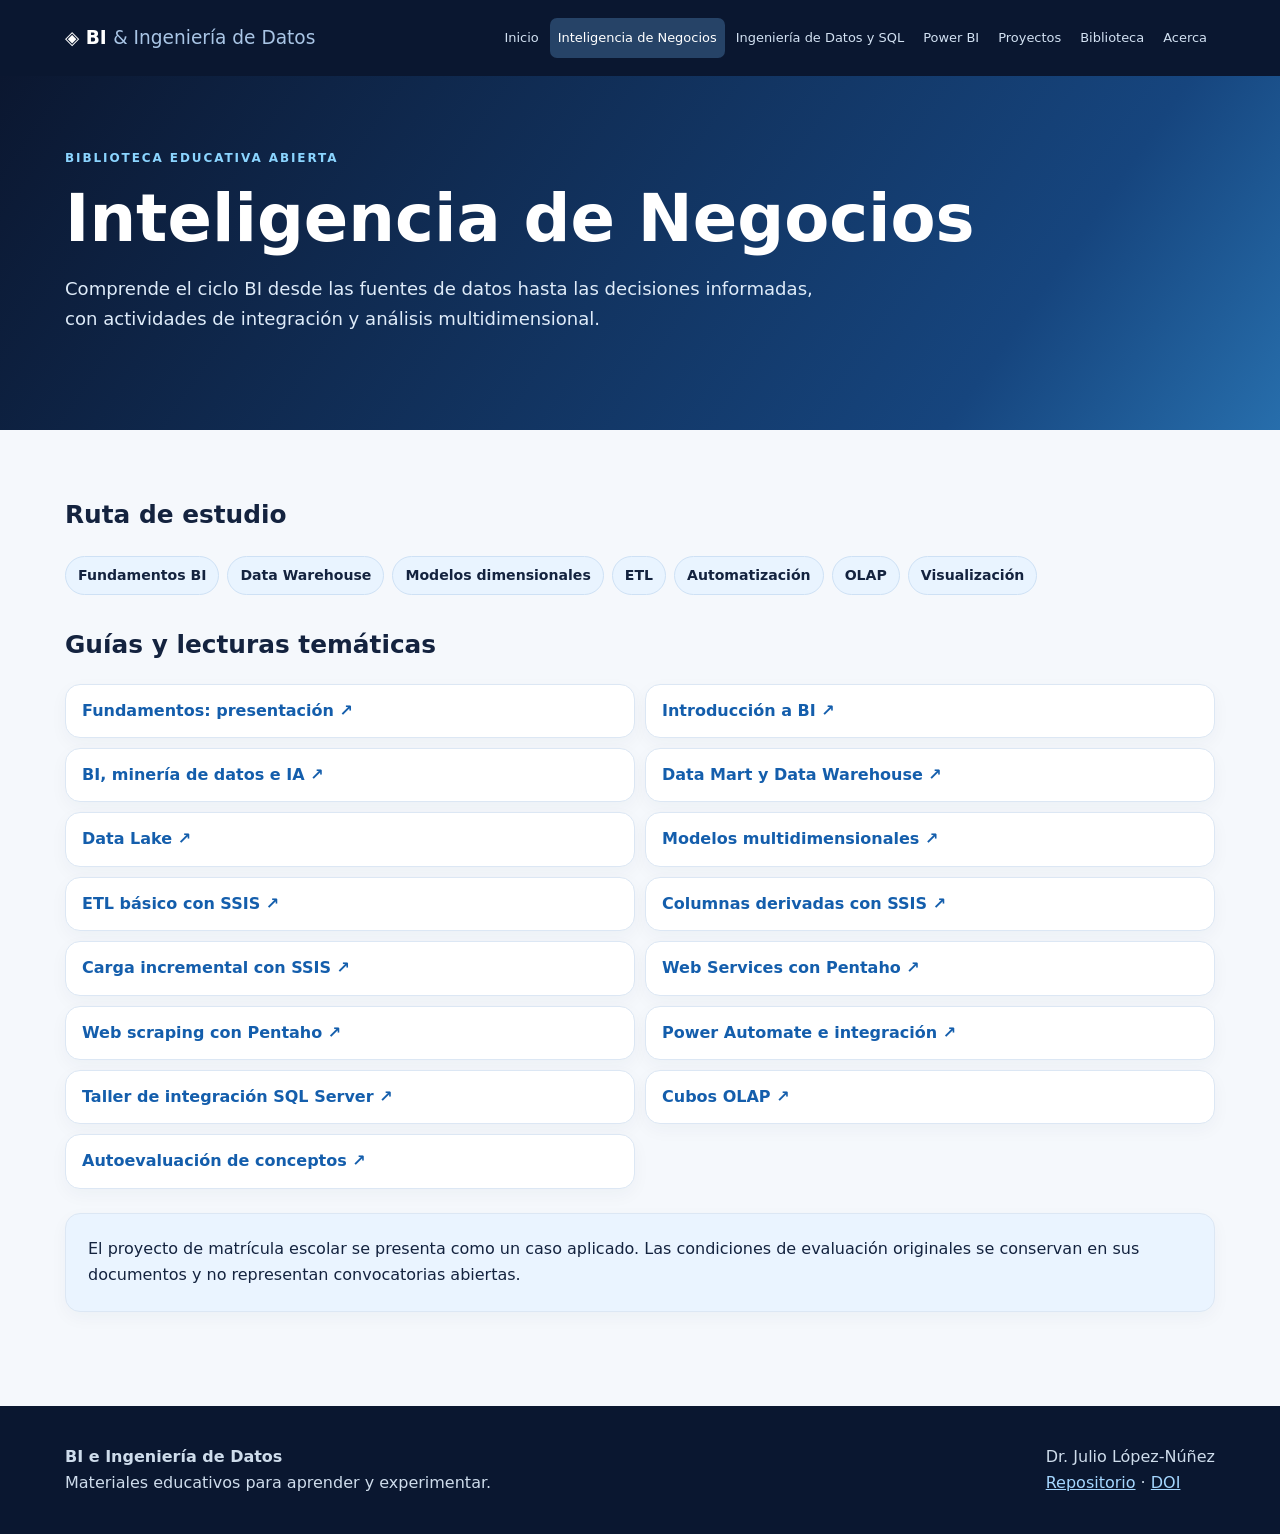
<file: docs/inteligencia-negocios.html>
<!doctype html>
<html lang="es"><head><meta charset="utf-8"><meta name="viewport" content="width=device-width,initial-scale=1"><meta name="description" content="Portal educativo abierto de Inteligencia de Negocios, Ingeniería de Datos, SQL, ETL, OLAP y Power BI."><title>Inteligencia de Negocios | BI e Ingeniería de Datos</title><link rel="stylesheet" href="assets/css/styles.css"></head>
<body><a class="skip" href="#contenido">Saltar al contenido</a><header class="top"><div class="wrap navrow"><a class="brand" href="index.html">◈ BI <span>& Ingeniería de Datos</span></a><button id="menu" aria-controls="nav" aria-expanded="false">Menú ☰</button><nav id="nav" aria-label="Navegación principal"><a  href="index.html">Inicio</a><a aria-current="page" href="inteligencia-negocios.html">Inteligencia de Negocios</a><a  href="ingenieria-datos-sql.html">Ingeniería de Datos y SQL</a><a  href="power-bi.html">Power BI</a><a  href="proyectos.html">Proyectos</a><a  href="biblioteca.html">Biblioteca</a><a  href="acerca.html">Acerca</a></nav></div></header><main id="contenido"><section class="hero"><div class="wrap"><span class="eyebrow">BIBLIOTECA EDUCATIVA ABIERTA</span><h1>Inteligencia de Negocios</h1><p>Comprende el ciclo BI desde las fuentes de datos hasta las decisiones informadas, con actividades de integración y análisis multidimensional.</p></div></section><div class="wrap content"><h2>Ruta de estudio</h2><div class="steps"><span>Fundamentos BI</span><span>Data Warehouse</span><span>Modelos dimensionales</span><span>ETL</span><span>Automatización</span><span>OLAP</span><span>Visualización</span></div><h2>Guías y lecturas temáticas</h2><div class="resources"><div class="res"><a href="https://github.com/juliopez/Taller-Inteligencia-de-Negocios-BI/blob/main/sesiones/semana01/Semana1_PPT.pdf" target="_blank" rel="noopener noreferrer">Fundamentos: presentación ↗</a></div><div class="res"><a href="https://github.com/juliopez/Taller-Inteligencia-de-Negocios-BI/blob/main/sesiones/semana01/Texto1-Semana1_Comprendiendo_la_Inteligencia_de_Negocios.pdf" target="_blank" rel="noopener noreferrer">Introducción a BI ↗</a></div><div class="res"><a href="https://github.com/juliopez/Taller-Inteligencia-de-Negocios-BI/blob/main/sesiones/semana01/Texto2-Semana1_Diferencias-ML-Mineria-Datos-IA-Inteligencia-Negocios.pdf" target="_blank" rel="noopener noreferrer">BI, minería de datos e IA ↗</a></div><div class="res"><a href="https://github.com/juliopez/Taller-Inteligencia-de-Negocios-BI/blob/main/sesiones/semana02/Texto%202%20-%20Semana%202%20-%20Explorando%20el%20DataMart%20y%20el%20DataWarehouse.pdf" target="_blank" rel="noopener noreferrer">Data Mart y Data Warehouse ↗</a></div><div class="res"><a href="https://github.com/juliopez/Taller-Inteligencia-de-Negocios-BI/blob/main/sesiones/semana02/Texto%203%20-%20Semana%202%20-%20DataLake.pdf" target="_blank" rel="noopener noreferrer">Data Lake ↗</a></div><div class="res"><a href="https://github.com/juliopez/Taller-Inteligencia-de-Negocios-BI/blob/main/sesiones/semana03/Texto%201%20-%20Semana%203%20-%20Modelos%20Multidimensionales.pdf" target="_blank" rel="noopener noreferrer">Modelos multidimensionales ↗</a></div><div class="res"><a href="https://github.com/juliopez/Taller-Inteligencia-de-Negocios-BI/blob/main/sesiones/semana04/README.md" target="_blank" rel="noopener noreferrer">ETL básico con SSIS ↗</a></div><div class="res"><a href="https://github.com/juliopez/Taller-Inteligencia-de-Negocios-BI/blob/main/sesiones/semana05/README.md" target="_blank" rel="noopener noreferrer">Columnas derivadas con SSIS ↗</a></div><div class="res"><a href="https://github.com/juliopez/Taller-Inteligencia-de-Negocios-BI/blob/main/sesiones/semana06/README.md" target="_blank" rel="noopener noreferrer">Carga incremental con SSIS ↗</a></div><div class="res"><a href="https://github.com/juliopez/Taller-Inteligencia-de-Negocios-BI/blob/main/sesiones/semana07/README.md" target="_blank" rel="noopener noreferrer">Web Services con Pentaho ↗</a></div><div class="res"><a href="https://github.com/juliopez/Taller-Inteligencia-de-Negocios-BI/blob/main/sesiones/semana08/README.md" target="_blank" rel="noopener noreferrer">Web scraping con Pentaho ↗</a></div><div class="res"><a href="https://github.com/juliopez/Taller-Inteligencia-de-Negocios-BI/blob/main/sesiones/semana09/README.md" target="_blank" rel="noopener noreferrer">Power Automate e integración ↗</a></div><div class="res"><a href="https://github.com/juliopez/Taller-Inteligencia-de-Negocios-BI/blob/main/sesiones/semana10_Taller_1/README.md" target="_blank" rel="noopener noreferrer">Taller de integración SQL Server ↗</a></div><div class="res"><a href="https://github.com/juliopez/Taller-Inteligencia-de-Negocios-BI/blob/main/sesiones/semana12/README.md" target="_blank" rel="noopener noreferrer">Cubos OLAP ↗</a></div><div class="res"><a href="https://github.com/juliopez/Taller-Inteligencia-de-Negocios-BI/blob/main/sesiones/semana17/README.md" target="_blank" rel="noopener noreferrer">Autoevaluación de conceptos ↗</a></div></div><div class="note">El proyecto de matrícula escolar se presenta como un caso aplicado. Las condiciones de evaluación originales se conservan en sus documentos y no representan convocatorias abiertas.</div></div></main><footer><div class="wrap foot"><p><b>BI e Ingeniería de Datos</b><br>Materiales educativos para aprender y experimentar.</p><p>Dr. Julio López-Núñez<br><a href="https://github.com/juliopez/Taller-Inteligencia-de-Negocios-BI">Repositorio</a> · <a href="https://doi.org/10.5281/zenodo.18967207">DOI</a></p></div></footer><script defer src="assets/js/main.js"></script></body></html>
</file>
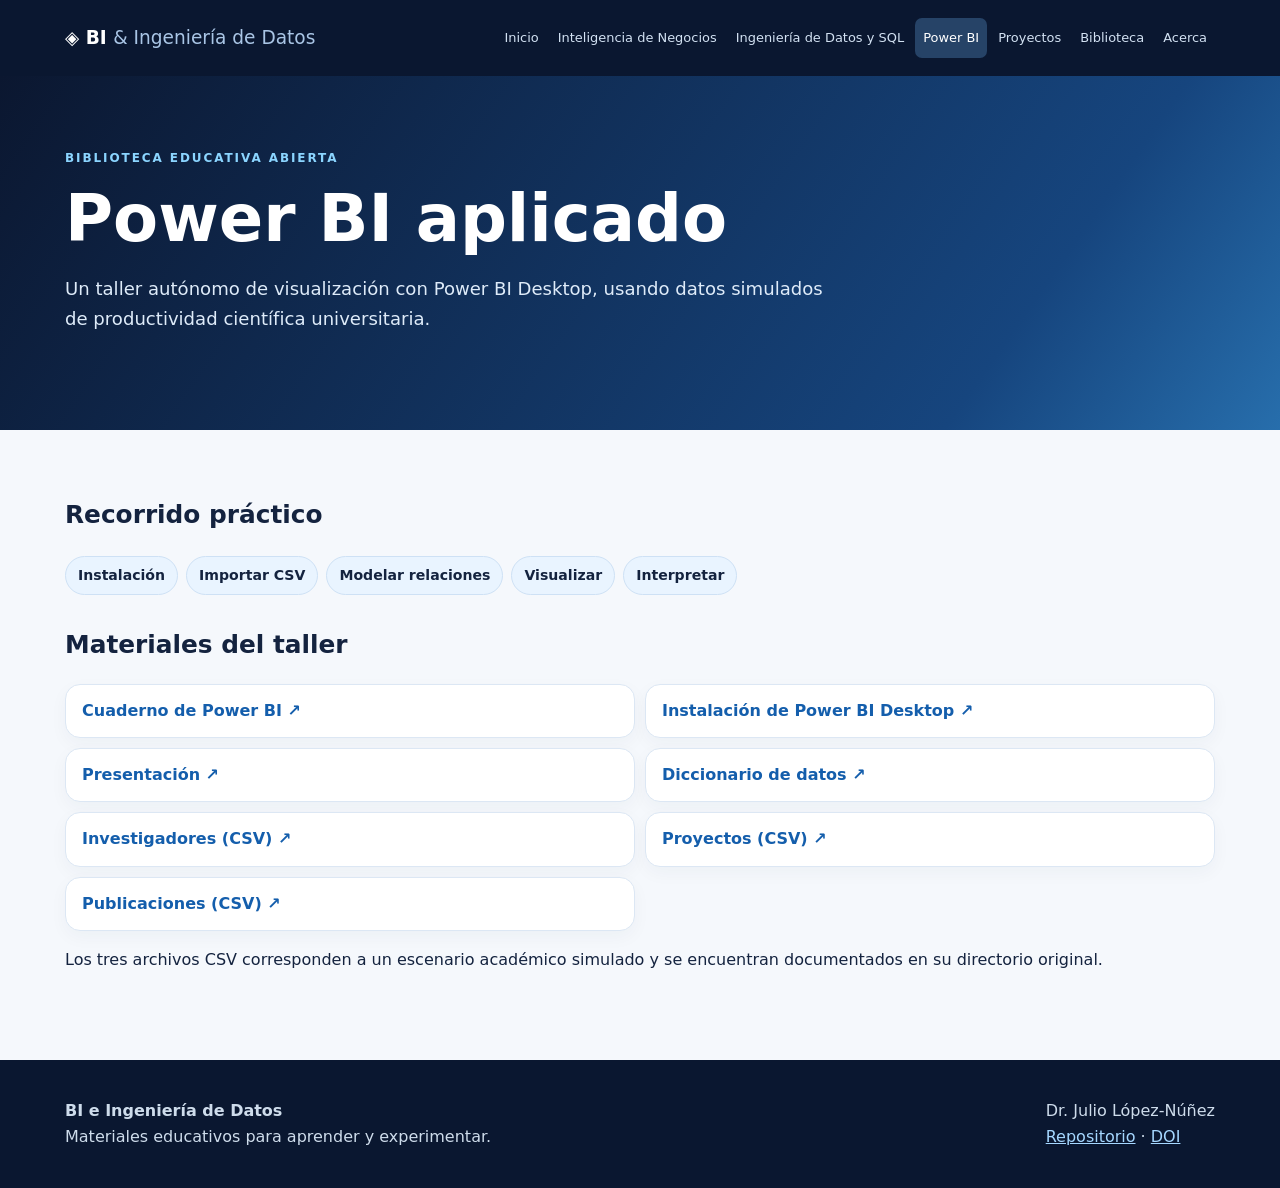
<file: docs/power-bi.html>
<!doctype html>
<html lang="es"><head><meta charset="utf-8"><meta name="viewport" content="width=device-width,initial-scale=1"><meta name="description" content="Portal educativo abierto de Inteligencia de Negocios, Ingeniería de Datos, SQL, ETL, OLAP y Power BI."><title>Power BI aplicado | BI e Ingeniería de Datos</title><link rel="stylesheet" href="assets/css/styles.css"></head>
<body><a class="skip" href="#contenido">Saltar al contenido</a><header class="top"><div class="wrap navrow"><a class="brand" href="index.html">◈ BI <span>& Ingeniería de Datos</span></a><button id="menu" aria-controls="nav" aria-expanded="false">Menú ☰</button><nav id="nav" aria-label="Navegación principal"><a  href="index.html">Inicio</a><a  href="inteligencia-negocios.html">Inteligencia de Negocios</a><a  href="ingenieria-datos-sql.html">Ingeniería de Datos y SQL</a><a aria-current="page" href="power-bi.html">Power BI</a><a  href="proyectos.html">Proyectos</a><a  href="biblioteca.html">Biblioteca</a><a  href="acerca.html">Acerca</a></nav></div></header><main id="contenido"><section class="hero"><div class="wrap"><span class="eyebrow">BIBLIOTECA EDUCATIVA ABIERTA</span><h1>Power BI aplicado</h1><p>Un taller autónomo de visualización con Power BI Desktop, usando datos simulados de productividad científica universitaria.</p></div></section><div class="wrap content"><h2>Recorrido práctico</h2><div class="steps"><span>Instalación</span><span>Importar CSV</span><span>Modelar relaciones</span><span>Visualizar</span><span>Interpretar</span></div><h2>Materiales del taller</h2><div class="resources"><div class="res"><a href="https://github.com/juliopez/Taller-Inteligencia-de-Negocios-BI/blob/main/Power_BI/README.md" target="_blank" rel="noopener noreferrer">Cuaderno de Power BI ↗</a></div><div class="res"><a href="https://github.com/juliopez/Taller-Inteligencia-de-Negocios-BI/blob/main/Power_BI/Guia_Instalacion.md" target="_blank" rel="noopener noreferrer">Instalación de Power BI Desktop ↗</a></div><div class="res"><a href="https://github.com/juliopez/Taller-Inteligencia-de-Negocios-BI/blob/main/Power_BI/Slide_PPT.pdf" target="_blank" rel="noopener noreferrer">Presentación ↗</a></div><div class="res"><a href="https://github.com/juliopez/Taller-Inteligencia-de-Negocios-BI/blob/main/Power_BI/Datos/README.md" target="_blank" rel="noopener noreferrer">Diccionario de datos ↗</a></div><div class="res"><a href="https://github.com/juliopez/Taller-Inteligencia-de-Negocios-BI/blob/main/Power_BI/Datos/Investigadores.csv" target="_blank" rel="noopener noreferrer">Investigadores (CSV) ↗</a></div><div class="res"><a href="https://github.com/juliopez/Taller-Inteligencia-de-Negocios-BI/blob/main/Power_BI/Datos/Proyectos.csv" target="_blank" rel="noopener noreferrer">Proyectos (CSV) ↗</a></div><div class="res"><a href="https://github.com/juliopez/Taller-Inteligencia-de-Negocios-BI/blob/main/Power_BI/Datos/Publicaciones.csv" target="_blank" rel="noopener noreferrer">Publicaciones (CSV) ↗</a></div></div><p>Los tres archivos CSV corresponden a un escenario académico simulado y se encuentran documentados en su directorio original.</p></div></main><footer><div class="wrap foot"><p><b>BI e Ingeniería de Datos</b><br>Materiales educativos para aprender y experimentar.</p><p>Dr. Julio López-Núñez<br><a href="https://github.com/juliopez/Taller-Inteligencia-de-Negocios-BI">Repositorio</a> · <a href="https://doi.org/10.5281/zenodo.18967207">DOI</a></p></div></footer><script defer src="assets/js/main.js"></script></body></html>
</file>
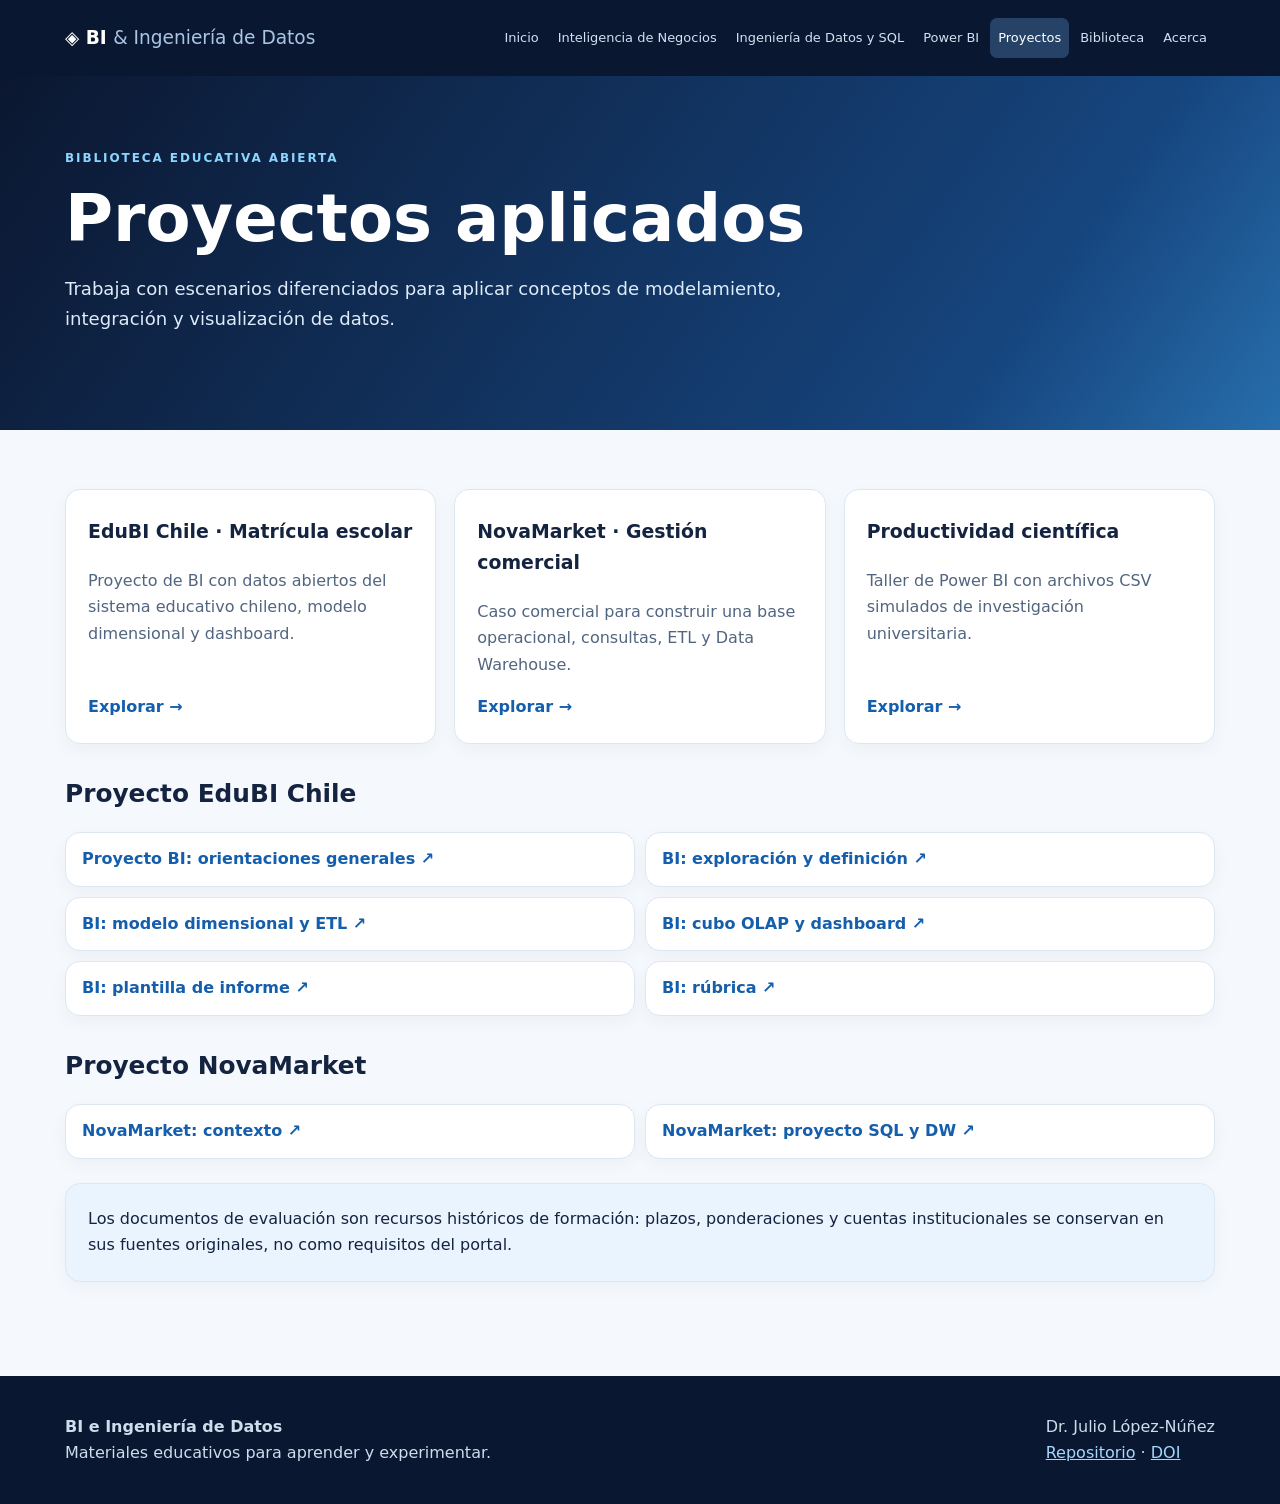
<file: docs/proyectos.html>
<!doctype html>
<html lang="es"><head><meta charset="utf-8"><meta name="viewport" content="width=device-width,initial-scale=1"><meta name="description" content="Portal educativo abierto de Inteligencia de Negocios, Ingeniería de Datos, SQL, ETL, OLAP y Power BI."><title>Proyectos aplicados | BI e Ingeniería de Datos</title><link rel="stylesheet" href="assets/css/styles.css"></head>
<body><a class="skip" href="#contenido">Saltar al contenido</a><header class="top"><div class="wrap navrow"><a class="brand" href="index.html">◈ BI <span>& Ingeniería de Datos</span></a><button id="menu" aria-controls="nav" aria-expanded="false">Menú ☰</button><nav id="nav" aria-label="Navegación principal"><a  href="index.html">Inicio</a><a  href="inteligencia-negocios.html">Inteligencia de Negocios</a><a  href="ingenieria-datos-sql.html">Ingeniería de Datos y SQL</a><a  href="power-bi.html">Power BI</a><a aria-current="page" href="proyectos.html">Proyectos</a><a  href="biblioteca.html">Biblioteca</a><a  href="acerca.html">Acerca</a></nav></div></header><main id="contenido"><section class="hero"><div class="wrap"><span class="eyebrow">BIBLIOTECA EDUCATIVA ABIERTA</span><h1>Proyectos aplicados</h1><p>Trabaja con escenarios diferenciados para aplicar conceptos de modelamiento, integración y visualización de datos.</p></div></section><div class="wrap content"><div class="cards"><article class="card"><h3>EduBI Chile · Matrícula escolar</h3><p>Proyecto de BI con datos abiertos del sistema educativo chileno, modelo dimensional y dashboard.</p><a href="#edubi">Explorar →</a></article><article class="card"><h3>NovaMarket · Gestión comercial</h3><p>Caso comercial para construir una base operacional, consultas, ETL y Data Warehouse.</p><a href="#novamarket">Explorar →</a></article><article class="card"><h3>Productividad científica</h3><p>Taller de Power BI con archivos CSV simulados de investigación universitaria.</p><a href="power-bi.html">Explorar →</a></article></div><section id="edubi"><h2>Proyecto EduBI Chile</h2><div class="resources"><div class="res"><a href="https://github.com/juliopez/Taller-Inteligencia-de-Negocios-BI/blob/main/proyecto/Proyecto_Definiciones.pdf" target="_blank" rel="noopener noreferrer">Proyecto BI: orientaciones generales ↗</a></div><div class="res"><a href="https://github.com/juliopez/Taller-Inteligencia-de-Negocios-BI/blob/main/proyecto/Orientaciones_Primera_Entrega.md" target="_blank" rel="noopener noreferrer">BI: exploración y definición ↗</a></div><div class="res"><a href="https://github.com/juliopez/Taller-Inteligencia-de-Negocios-BI/blob/main/proyecto/Orientaciones_Segunda_Entrega.md" target="_blank" rel="noopener noreferrer">BI: modelo dimensional y ETL ↗</a></div><div class="res"><a href="https://github.com/juliopez/Taller-Inteligencia-de-Negocios-BI/blob/main/proyecto/Orientaciones_Tercera_Entrega.md" target="_blank" rel="noopener noreferrer">BI: cubo OLAP y dashboard ↗</a></div><div class="res"><a href="https://github.com/juliopez/Taller-Inteligencia-de-Negocios-BI/blob/main/proyecto/Anexo1_Plantilla_de_informe.pdf" target="_blank" rel="noopener noreferrer">BI: plantilla de informe ↗</a></div><div class="res"><a href="https://github.com/juliopez/Taller-Inteligencia-de-Negocios-BI/blob/main/proyecto/Anexo3_Rubrica_de_evaluacion.pdf" target="_blank" rel="noopener noreferrer">BI: rúbrica ↗</a></div></div></section><section id="novamarket"><h2>Proyecto NovaMarket</h2><div class="resources"><div class="res"><a href="https://github.com/juliopez/Taller-Inteligencia-de-Negocios-BI/blob/main/Fundamentos-SQL/proyecto/contexto_caso_novamarket.md" target="_blank" rel="noopener noreferrer">NovaMarket: contexto ↗</a></div><div class="res"><a href="https://github.com/juliopez/Taller-Inteligencia-de-Negocios-BI/blob/main/Fundamentos-SQL/proyecto/README.md" target="_blank" rel="noopener noreferrer">NovaMarket: proyecto SQL y DW ↗</a></div></div></section><div class="note">Los documentos de evaluación son recursos históricos de formación: plazos, ponderaciones y cuentas institucionales se conservan en sus fuentes originales, no como requisitos del portal.</div></div></main><footer><div class="wrap foot"><p><b>BI e Ingeniería de Datos</b><br>Materiales educativos para aprender y experimentar.</p><p>Dr. Julio López-Núñez<br><a href="https://github.com/juliopez/Taller-Inteligencia-de-Negocios-BI">Repositorio</a> · <a href="https://doi.org/10.5281/zenodo.18967207">DOI</a></p></div></footer><script defer src="assets/js/main.js"></script></body></html>
</file>
<file: docs/assets/css/styles.css>
:root{--bg:#f5f8fc;--ink:#14233f;--muted:#52657f;--border:#dce7f4;--blue:#1b61ad;--navy:#0a1730;--paper:#fff}*{box-sizing:border-box}html{scroll-behavior:smooth}body{font:16px/1.65 system-ui,-apple-system,Segoe UI,sans-serif;color:var(--ink);background:var(--bg);margin:0}.wrap{max-width:1150px;width:calc(100% - 40px);margin:auto}a{color:#145eac}a:hover{text-decoration-thickness:2px}.skip{position:absolute;left:-9999px}.skip:focus{left:10px;top:10px;background:white;padding:10px;z-index:9}.top{background:var(--navy)}.navrow{display:flex;align-items:center;justify-content:space-between;gap:20px;min-height:76px}.brand{color:#fff;text-decoration:none;font-weight:800;font-size:1.16rem;white-space:nowrap}.brand span{color:#a9c5e5;font-weight:500}nav{display:flex;gap:3px;align-items:center;flex-wrap:wrap}nav a{font-size:.81rem;padding:9px 8px;text-decoration:none;color:#d2e1f2;border-radius:7px}nav a[aria-current=page],nav a:hover{background:#264367;color:#fff}#menu{display:none;background:#25415f;color:#fff;border:1px solid #67809c;border-radius:8px;padding:9px 13px;font:inherit}.hero{background:linear-gradient(125deg,#0b1730,#16457e 78%,#276eac);padding:68px 0 78px;color:white}.hero h1{font-size:clamp(2.3rem,5.3vw,4.1rem);line-height:1.12;margin:12px 0 16px;max-width:970px}.hero p{max-width:770px;font-size:1.13rem;color:#deebf9}.eyebrow{font-size:.75rem;font-weight:800;letter-spacing:.16em;color:#8bd5ff}.content{padding:35px 0 70px}.intro{max-width:880px}.cards{display:grid;grid-template-columns:repeat(3,minmax(0,1fr));gap:18px;margin:24px 0}.card,.res,.note{border-radius:15px;border:1px solid var(--border);background:var(--paper);box-shadow:0 6px 18px #142a470a}.card{padding:22px;display:flex;flex-direction:column}.card h3{font-size:1.18rem;margin:4px 0 5px}.card p{color:var(--muted);flex:1}.card a{font-weight:700;text-decoration:none}.card:hover{box-shadow:0 12px 30px #1436581c}.resources{display:grid;grid-template-columns:repeat(2,minmax(0,1fr));gap:10px}.res{padding:13px 16px}.res a{text-decoration:none;font-weight:650}.res a:hover{text-decoration:underline}.note{background:#eaf4ff;padding:22px;margin:24px 0}h2{margin:30px 0 18px;font-size:1.55rem}.steps{display:flex;gap:8px;flex-wrap:wrap;margin:20px 0}.steps span{border:1px solid #cee1f5;background:#e9f4ff;border-radius:999px;padding:7px 12px;font-size:.88rem;font-weight:650}footer{background:var(--navy);color:#cedceb;padding:22px 0}footer a{color:#a5d7ff}.foot{display:flex;justify-content:space-between;gap:25px;flex-wrap:wrap}@media(max-width:1060px){.navrow{padding:15px 0;flex-wrap:wrap}#menu{display:block;margin-left:auto}nav{display:none;flex-direction:column;align-items:stretch;width:100%}nav.open{display:flex}nav a{padding:9px 12px}.cards{grid-template-columns:repeat(2,minmax(0,1fr))}}@media(max-width:650px){.hero{padding:45px 0 52px}.cards,.resources{grid-template-columns:1fr}}
</file>
